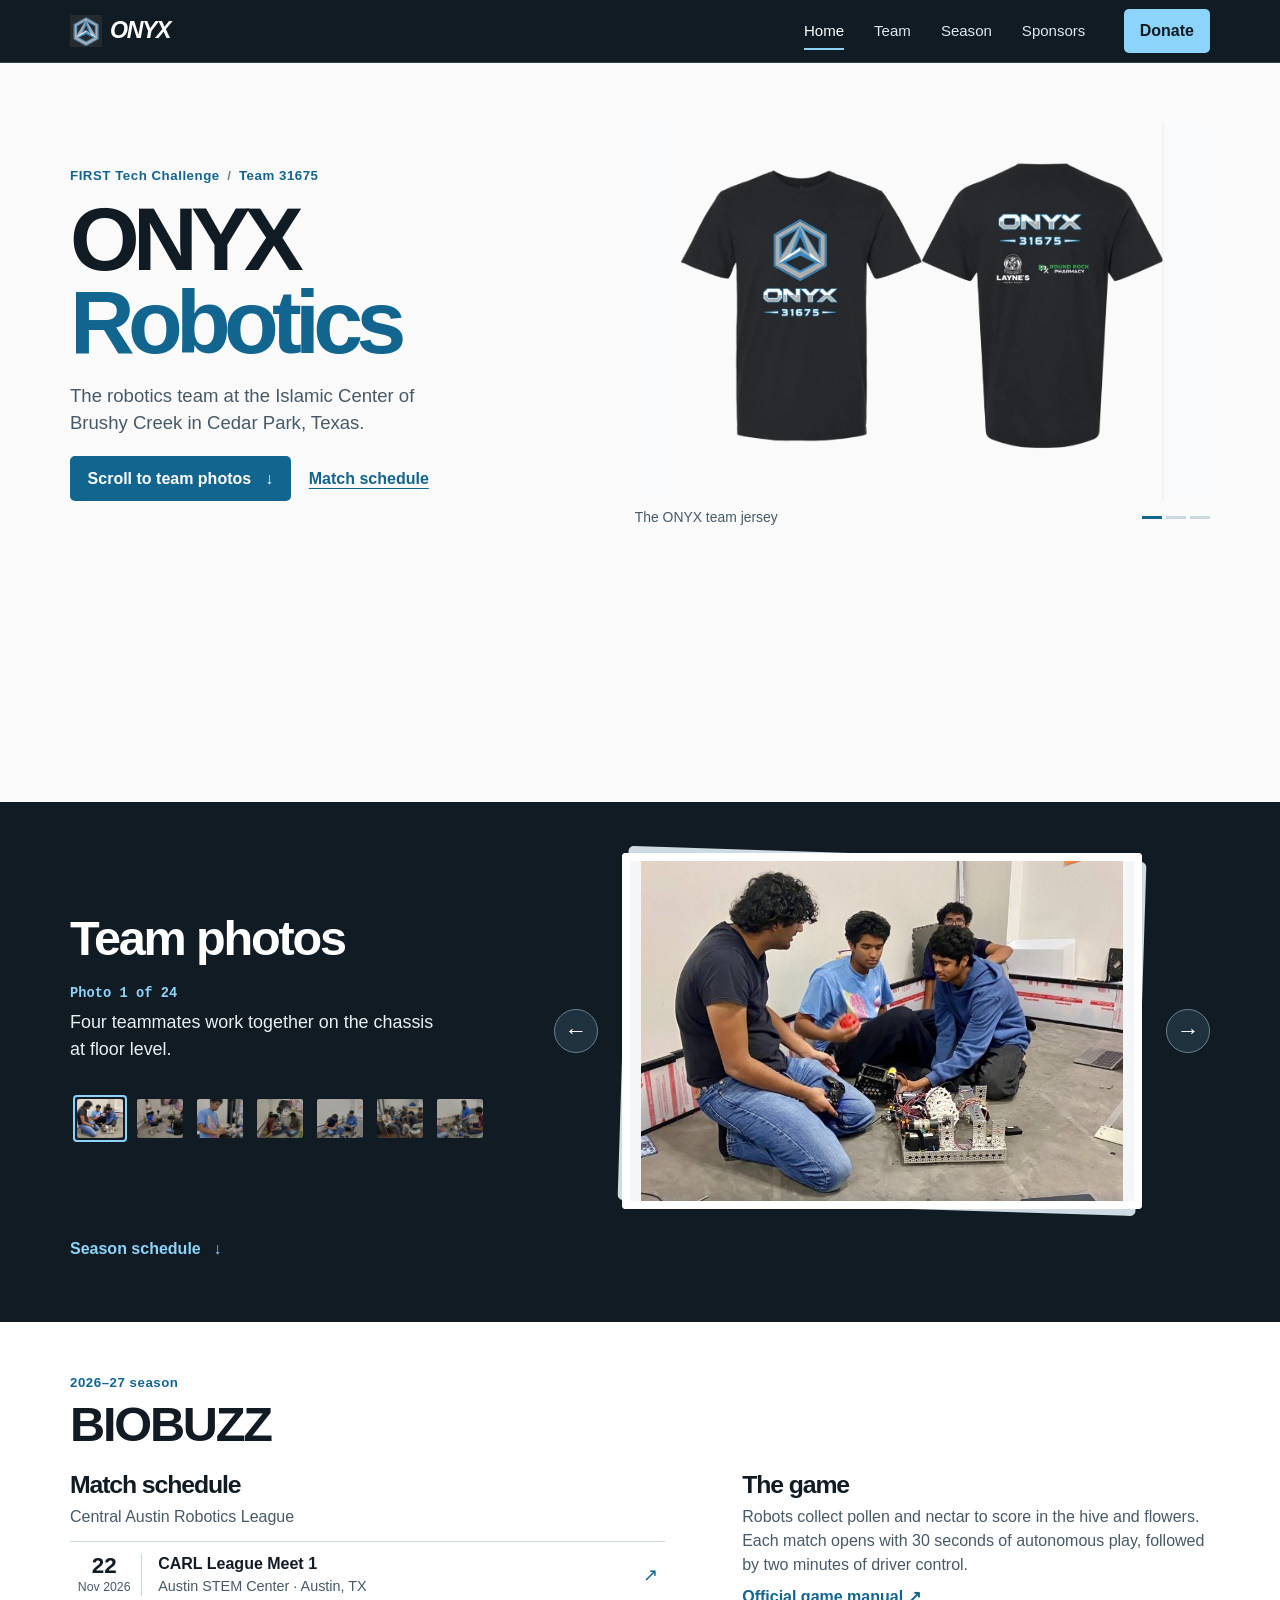
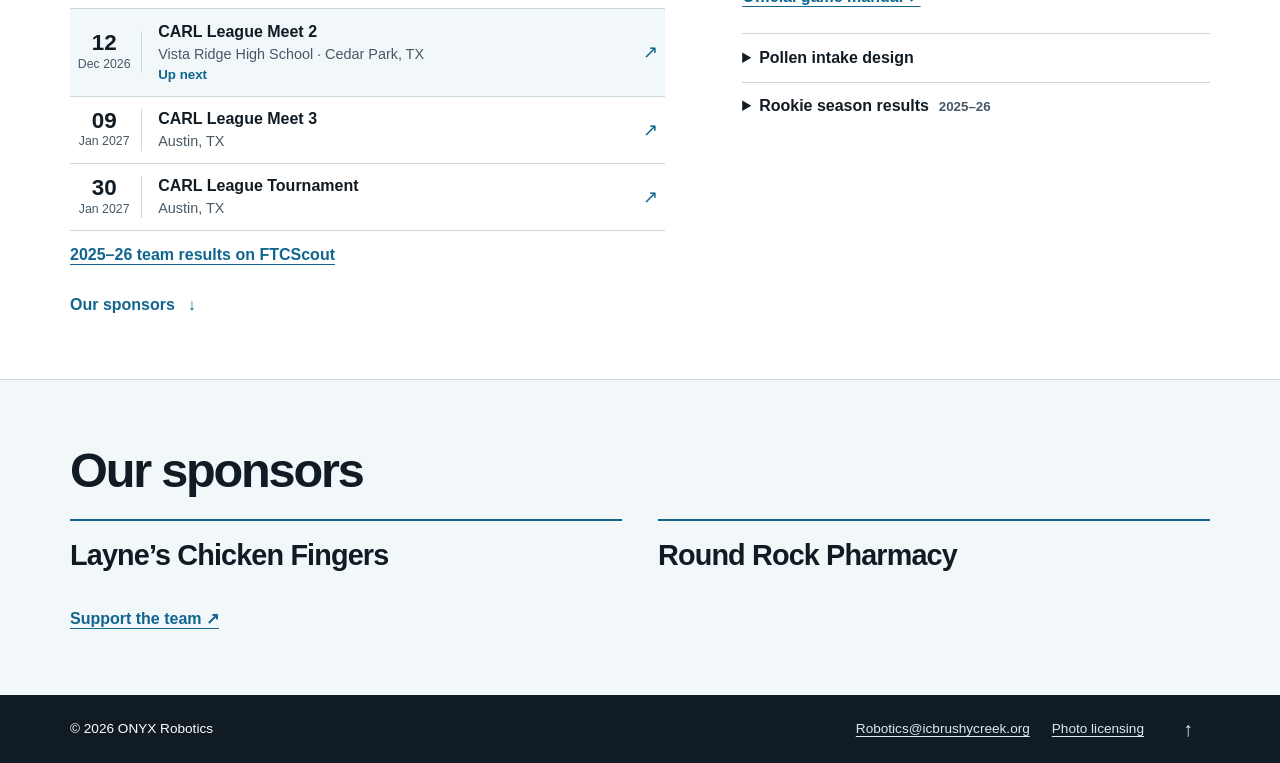
<file: index.html>
<!doctype html>
<html lang="en">
<head>
  <meta charset="utf-8">
  <meta name="viewport" content="width=device-width,initial-scale=1">
  <meta name="theme-color" content="#111b24">
  <title>ONYX Robotics | FTC Team 31675</title>
  <meta name="description" content="Meet ONYX Robotics, FTC Team 31675 in Cedar Park, Texas. Browse practice photos, the BIOBUZZ schedule and team contacts.">
  <meta property="og:title" content="ONYX Robotics | FTC Team 31675">
  <meta property="og:description" content="Practice photos, meet dates and the student robot design from Cedar Park, Texas.">
  <link rel="icon" href="onyx-kit-mark.png">
  <link rel="stylesheet" href="site.css?v=sections3">
  <script defer src="site.js?v=sections3"></script>
</head>
<body>
<a class="skip" href="#main">Skip to content</a>
<header class="masthead">
  <div class="container header-inner">
    <a class="brand" href="#home" aria-label="ONYX Robotics home"><img src="onyx-kit-mark.png" width="36" height="36" alt="">ONYX</a>
    <nav aria-label="Main navigation">
      <a href="#home" aria-current="location">Home</a><a href="#team-photos">Team</a><a href="#season">Season</a><a href="#sponsors">Sponsors</a>
    </nav>
    <a class="donate" href="https://www.zeffy.com/en-US/donation-form/donate-to-icbc-robotica">Donate</a>
  </div>
</header>
<main id="main">
  <section id="home" class="home-sequence" aria-labelledby="home-title">
    <div class="home-pin">
    <div class="container hero">
      <div class="hero-copy">
        <p class="kicker">FIRST Tech Challenge <span aria-hidden="true">/</span> Team 31675</p>
        <h1 id="home-title">ONYX <span>Robotics</span></h1>
        <p class="intro">The robotics team at the Islamic Center of Brushy Creek in Cedar Park, Texas.</p>
        <div class="actions"><a class="primary" href="#team-photos">Scroll to team photos <span aria-hidden="true">↓</span></a><a class="text-link" href="#schedule">Match schedule</a></div>
      </div>
      <figure class="home-story">
        <div class="story-frames">
          <img class="jersey" src="onyx-team-kit.webp" width="1165" height="913" alt="The front and back of the ONYX team jersey." data-caption="The ONYX team jersey" fetchpriority="high">
          <img src="practice-25.jpg" width="490" height="335" alt="Two teammates test a motor beside the robot." data-caption="At the workbench · Testing a motor with code" aria-hidden="true">
          <img src="practice-01.jpg" width="463" height="340" alt="The team watches its robot on the practice field." data-caption="On the field · Checking how the robot drives" aria-hidden="true">
        </div>
        <figcaption><span id="story-caption">The ONYX team jersey</span><span class="story-progress" aria-hidden="true"><i class="active"></i><i></i><i></i></span></figcaption>
      </figure>
    </div>
    </div>
  </section>
  <section id="team-photos" class="photos" aria-labelledby="gallery-heading">
    <div class="container gallery" role="region" aria-label="Practice photo gallery" tabindex="0">
      <div class="gallery-copy">
        <h2 id="gallery-heading">Team photos</h2>
        <div class="current-photo" aria-live="polite" aria-atomic="true">
          <p class="position">Photo <span id="photo-position">1</span> of 24</p>
          <p id="photo-error" role="status" hidden></p>
          <p id="photo-caption">Four teammates work together on the chassis at floor level.</p>
        </div>
      </div>
      <div class="photo-stage">
        <button class="arrow previous" type="button" aria-label="Previous photo" aria-controls="team-photos-track" hidden>←</button>
        <div class="paper">
          <ul id="team-photos-track" class="slides" aria-label="Practice photos" tabindex="0">
                <li><img src="practice-27.jpg" width="482" height="340" alt="Four teammates work together on the chassis at floor level." loading="eager" decoding="async"></li>
                <li><img src="practice-01.jpg" width="463" height="340" alt="The team watches its robot on the practice field." loading="lazy" decoding="async"></li>
                <li><img src="practice-26.jpg" width="353" height="451" alt="A teammate fits a part to a black metal mechanism at the workbench." loading="lazy" decoding="async"></li>
                <li><img src="practice-21.jpg" width="488" height="341" alt="Two teammates sit beside the robot under the red and blue baskets." loading="lazy" decoding="async"></li>
                <li><img src="practice-25.jpg" width="490" height="335" alt="Two teammates test a motor with a laptop beside the robot." loading="lazy" decoding="async"></li>
                <li><img src="practice-02.jpg" width="448" height="335" alt="A teammate pauses at a laptop while the group talks." loading="lazy" decoding="async"></li>
                <li><img src="practice-18.jpg" width="447" height="332" alt="A mentor holds a mechanism beside the student at the laptop." loading="lazy" decoding="async"></li>
                <li><img src="practice-24.jpg" width="489" height="340" alt="A teammate kneels over the chassis holding a wired mechanism." loading="lazy" decoding="async"></li>
                <li><img src="practice-08.jpg" width="482" height="341" alt="A standing teammate holds a yellow part while another works on a laptop." loading="lazy" decoding="async"></li>
                <li><img src="practice-20.jpg" width="447" height="338" alt="A teammate points across the field beside an open laptop." loading="lazy" decoding="async"></li>
                <li><img src="practice-07.jpg" width="482" height="339" alt="The robot sits in the middle of the workshop circle." loading="lazy" decoding="async"></li>
                <li><img src="practice-19.jpg" width="481" height="341" alt="Four teammates sit on the practice field near a scoring target." loading="lazy" decoding="async"></li>
                <li><img src="practice-17.jpg" width="480" height="340" alt="Two people sit at the field wall with a laptop and game pieces." loading="lazy" decoding="async"></li>
                <li><img src="practice-05.jpg" width="452" height="340" alt="A teammate leans over the robot while two laptops are open." loading="lazy" decoding="async"></li>
                <li><img src="practice-22.jpg" width="488" height="341" alt="A student gestures toward the robot while talking to a teammate." loading="lazy" decoding="async"></li>
                <li><img src="practice-03.jpg" width="477" height="341" alt="A student types on a laptop in the workshop circle." loading="lazy" decoding="async"></li>
                <li><img src="practice-16.jpg" width="481" height="311" alt="A mentor holds a yellow game piece next to the robot." loading="lazy" decoding="async"></li>
                <li><img src="practice-23.jpg" width="447" height="258" alt="The group leans in to look at the chassis on the field." loading="lazy" decoding="async"></li>
                <li><img src="practice-06.jpg" width="479" height="305" alt="Students gather around the robot between workbenches." loading="lazy" decoding="async"></li>
                <li><img src="practice-11.jpg" width="480" height="340" alt="A teammate holds up a yellow game piece." loading="lazy" decoding="async"></li>
                <li><img src="practice-09.jpg" width="482" height="292" alt="Two teammates pass a part across the circle." loading="lazy" decoding="async"></li>
                <li><img src="practice-15.jpg" width="484" height="335" alt="The team gathers around the chassis and a roll of tape." loading="lazy" decoding="async"></li>
                <li><img src="practice-04.jpg" width="481" height="340" alt="The team sits together between the workshop benches." loading="lazy" decoding="async"></li>
                <li><img src="practice-12.jpg" width="445" height="324" alt="The group looks toward a laptop beside the robot." loading="lazy" decoding="async"></li>
          </ul>
        </div>
        <button class="arrow next" type="button" aria-label="Next photo" aria-controls="team-photos-track" hidden>→</button>
      </div>
      <div class="thumbs" aria-label="Choose a practice photo" role="group" hidden></div>
      <a class="section-next" href="#season">Season schedule <span aria-hidden="true">&darr;</span></a>
    </div>
  </section>
  <section id="season" aria-labelledby="season-title">
    <div class="container season-inner">
      <header class="section-heading"><p class="kicker">2026–27 season</p><h2 id="season-title">BIOBUZZ</h2></header>
      <div class="season-grid">
        <div id="schedule"><h3>Match schedule</h3>
          <p class="sub">Central Austin Robotics League</p>
          <ul class="events">
            <li><a href="https://ftc-events.firstinspires.org/2026/USTXCECAM1">
              <time datetime="2026-11-22"><b>22</b><span>Nov 2026</span></time>
              <span class="event-copy"><strong>CARL League Meet 1</strong><span>Austin STEM Center · Austin, TX</span></span>
              <span class="event-arrow" aria-hidden="true">↗</span>
            </a></li>
            <li><a href="https://ftc-events.firstinspires.org/2026/USTXCECAM2">
              <time datetime="2026-12-12"><b>12</b><span>Dec 2026</span></time>
              <span class="event-copy"><strong>CARL League Meet 2</strong><span>Vista Ridge High School · Cedar Park, TX</span></span>
              <span class="event-arrow" aria-hidden="true">↗</span>
            </a></li>
            <li><a href="https://ftc-events.firstinspires.org/2026/USTXCECAM3">
              <time datetime="2027-01-09"><b>09</b><span>Jan 2027</span></time>
              <span class="event-copy"><strong>CARL League Meet 3</strong><span>Austin, TX</span></span>
              <span class="event-arrow" aria-hidden="true">↗</span>
            </a></li>
            <li><a href="https://ftc-events.firstinspires.org/2026/USTXCECALT1">
              <time datetime="2027-01-30"><b>30</b><span>Jan 2027</span></time>
              <span class="event-copy"><strong>CARL League Tournament</strong><span>Austin, TX</span></span>
              <span class="event-arrow" aria-hidden="true">↗</span>
            </a></li>
          </ul>
          <a class="text-link" href="https://ftcscout.org/teams/31675?season=2025">2025–26 team results on FTCScout</a>
        </div>
        <div class="season-notes">
          <h3>The game</h3>
          <p>Robots collect pollen and nectar to score in the hive and flowers. Each match opens with 30 seconds of autonomous play, followed by two minutes of driver control.</p>
          <a class="text-link" href="https://ftc-resources.firstinspires.org/ftc/game">Official game manual ↗</a>
          <details id="intake"><summary>Pollen intake design</summary><p>Our student-designed Onshape intake fits inside an 18-inch cube. A ramp guides each ball to two flex wheels, which draw it over a lip into the bin. The lip keeps the ball from rolling out.</p></details>
          <details id="rookie-season"><summary>Rookie season results <small>2025–26</small></summary>
            <p>We competed in DECODE as ICBC-Qur’antum Mechanics.</p>
            <dl class="details">
      <div><dt>Sustain Award</dt><dd>Central X-Stream League Tournament · January 2026</dd></div>
      <div><dt>Compass Award</dt><dd>Central Texas Regional Championship · March 2026</dd></div>
      <div><dt>3rd of 24 teams</dt><dd>Aero Division qualifications at the regional championship · March 2026</dd></div>
    </dl>
            <a class="text-link" href="https://ftcscout.org/teams/31675?season=2025">View rookie results on FTCScout</a>
          </details>
        </div>
      </div>
      <a class="section-next" href="#sponsors">Our sponsors <span aria-hidden="true">&darr;</span></a>
    </div>
  </section>
  <section id="sponsors" aria-labelledby="sponsor-title">
    <div class="container sponsor-inner">
      <h2 id="sponsor-title">Our sponsors</h2>
      <ul class="sponsor-list">
        <li>Layne&rsquo;s Chicken Fingers</li>
        <li>Round Rock Pharmacy</li>
      </ul>
      <a class="text-link" id="support" href="https://www.zeffy.com/en-US/donation-form/donate-to-icbc-robotica">Support the team &nearr;</a>
    </div>
  </section>
</main>
<footer id="contact">
  <div class="container footer-strip">
    <small>&copy; 2026 ONYX Robotics</small>
    <a href="mailto:Robotics@icbrushycreek.org">Robotics@icbrushycreek.org</a>
    <a href="mailto:Robotics@icbrushycreek.org?subject=ONYX%20photo%20permissions">Photo licensing</a>
    <a href="#home" class="to-top" aria-label="Back to top">&uarr;</a>
  </div>
</footer>
</body>
</html>
</file>
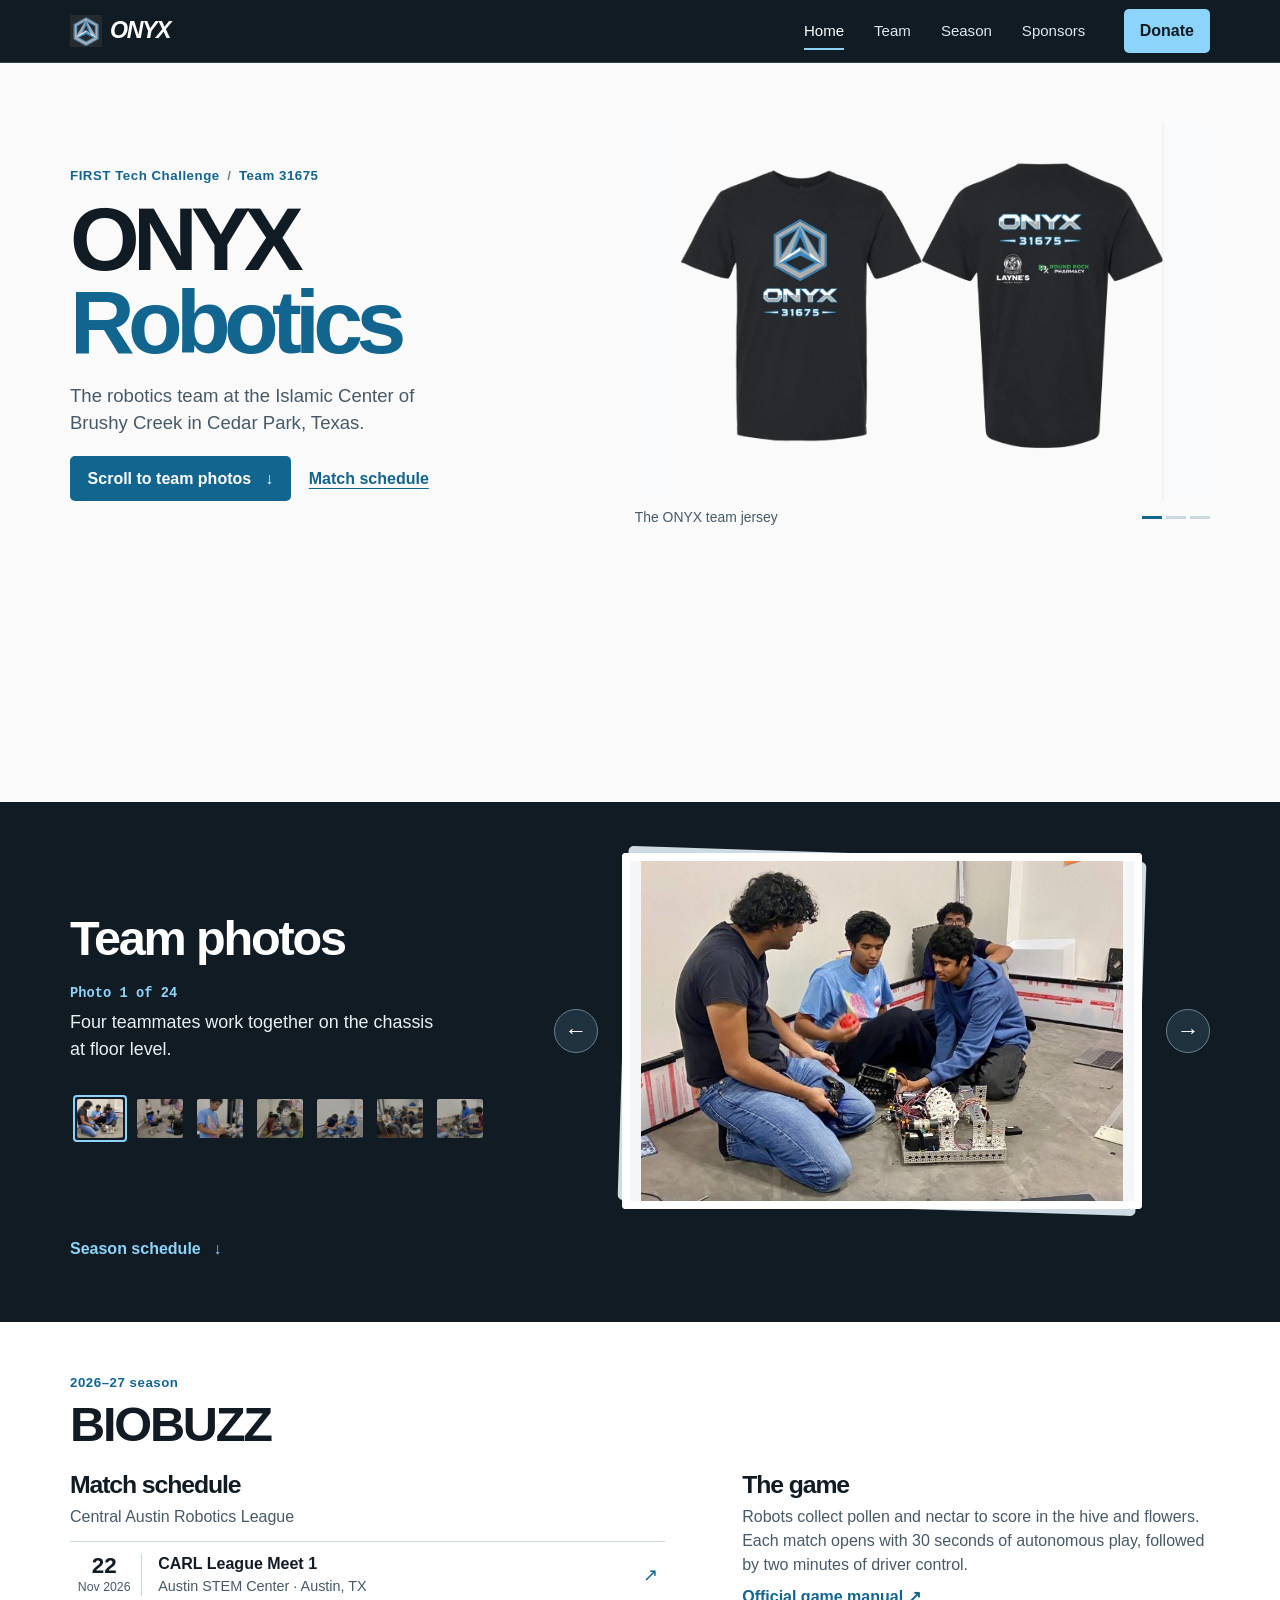
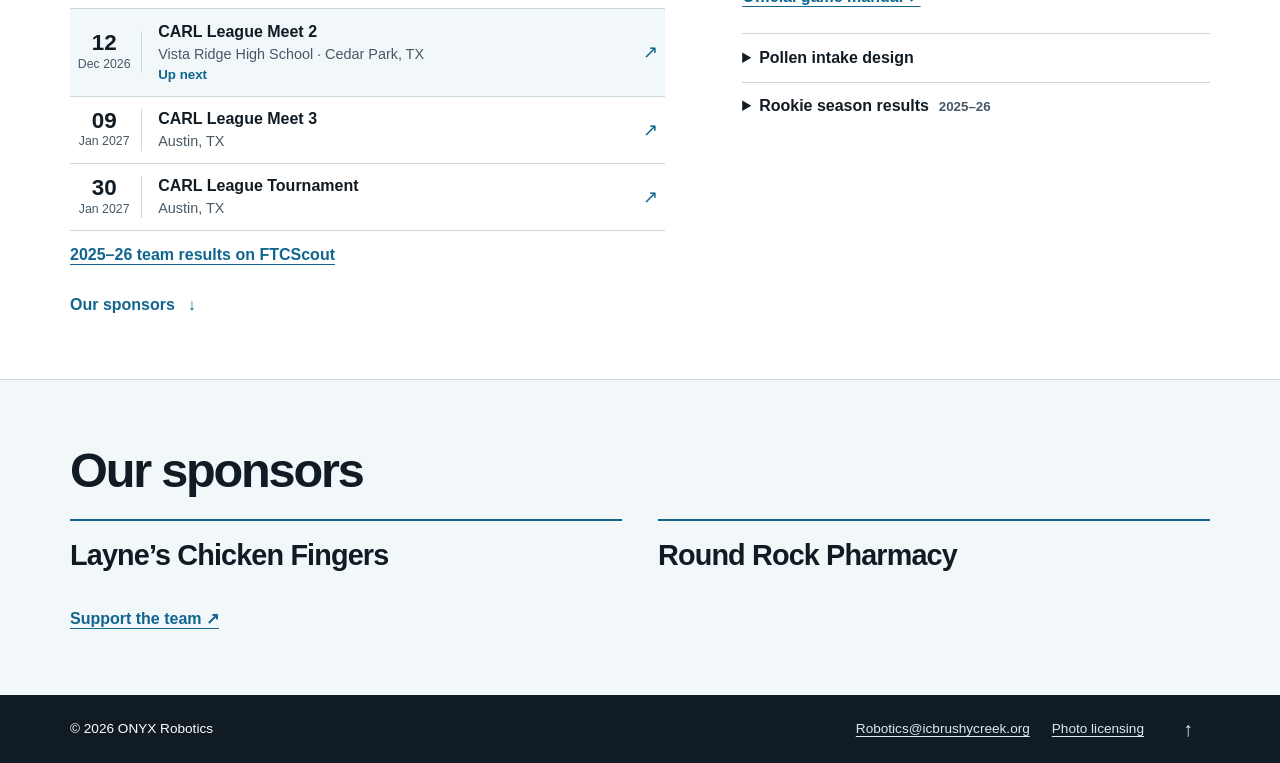
<file: contact.html>
<!doctype html>
<html lang="en"><head><meta charset="utf-8"><meta name="viewport" content="width=device-width, initial-scale=1">
<title>Contact | ONYX Robotics</title><link rel="canonical" href="index.html#contact">
<script>
const anchors = {"#schedule":"schedule","#intake":"intake","#support":"support","#history-heading":"rookie-season","#rookie-season":"rookie-season","#team-photos":"team-photos","#pit-thoughts":"team-photos"};
location.replace("index.html#" + (anchors[location.hash] || "contact"));
</script>
<noscript><meta http-equiv="refresh" content="0;url=index.html#contact"></noscript></head>
<body><a href="index.html#contact">Contact at ONYX Robotics</a></body></html>
</file>
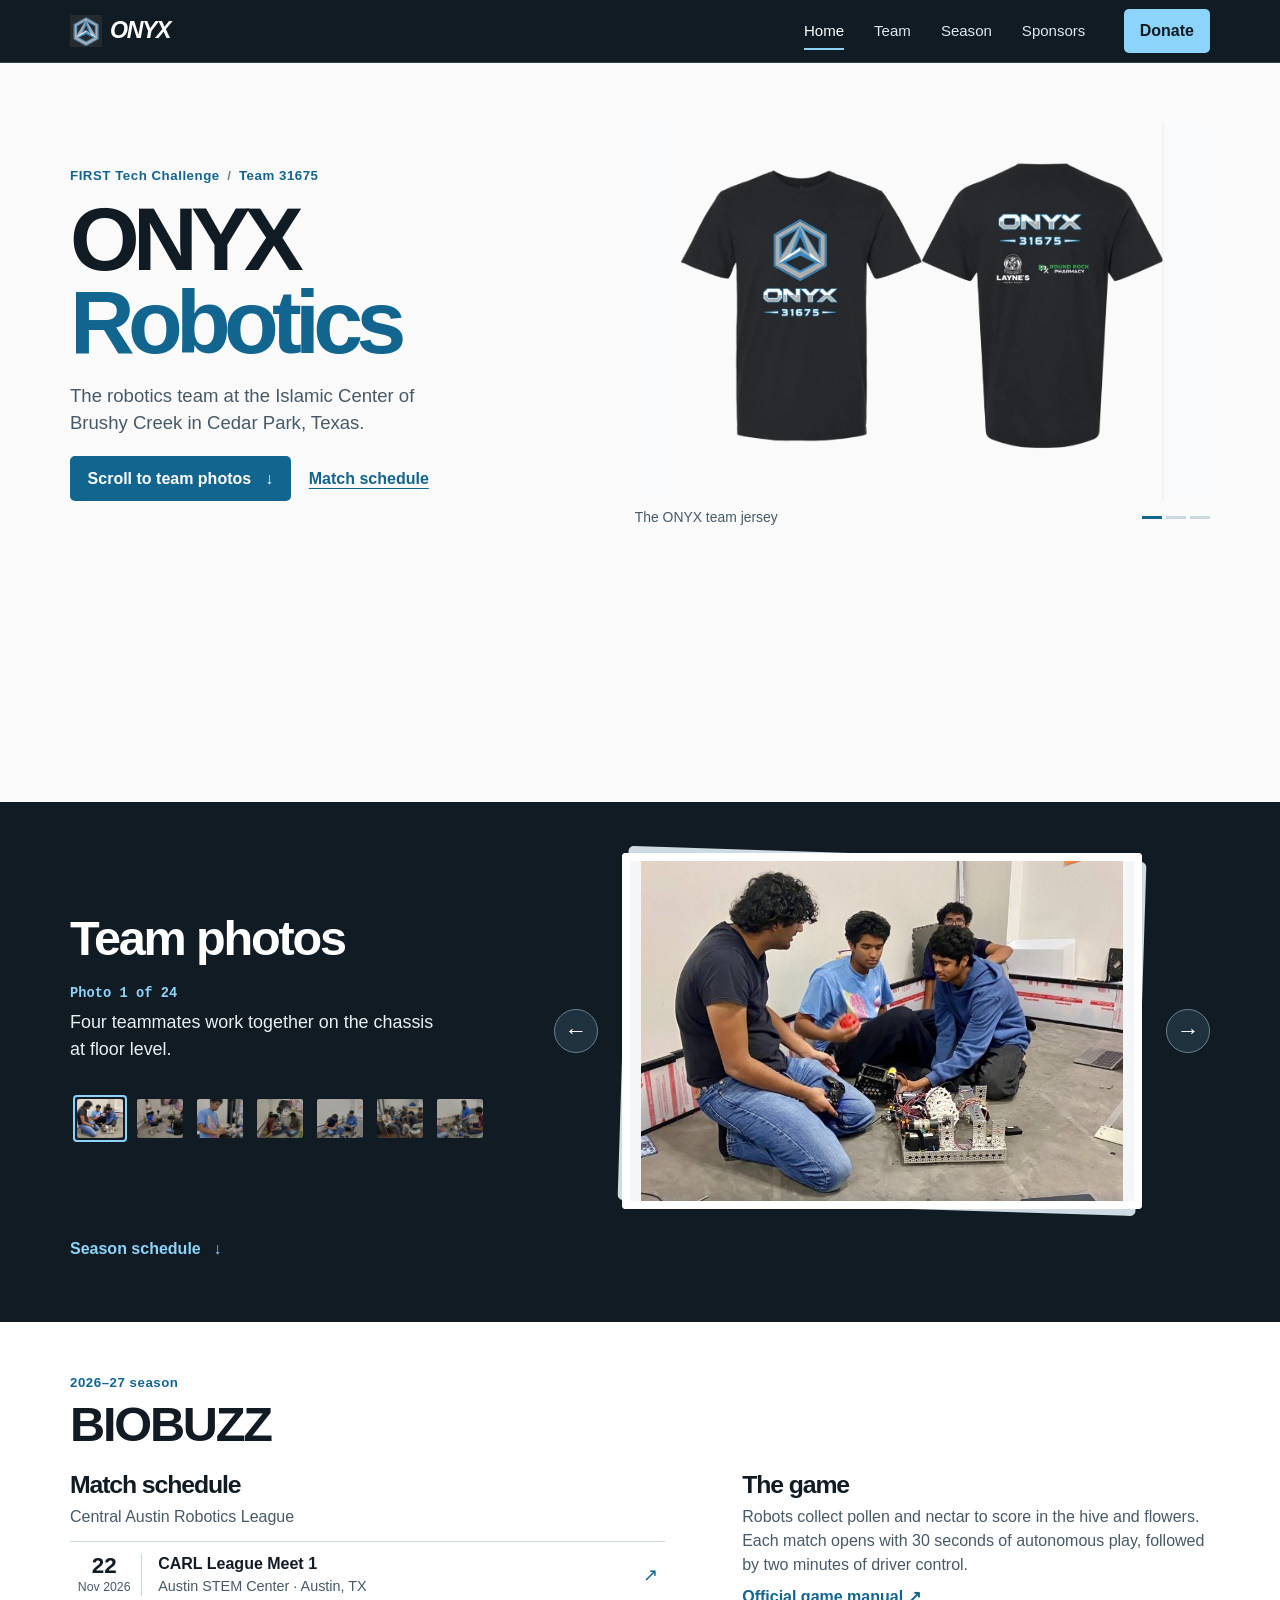
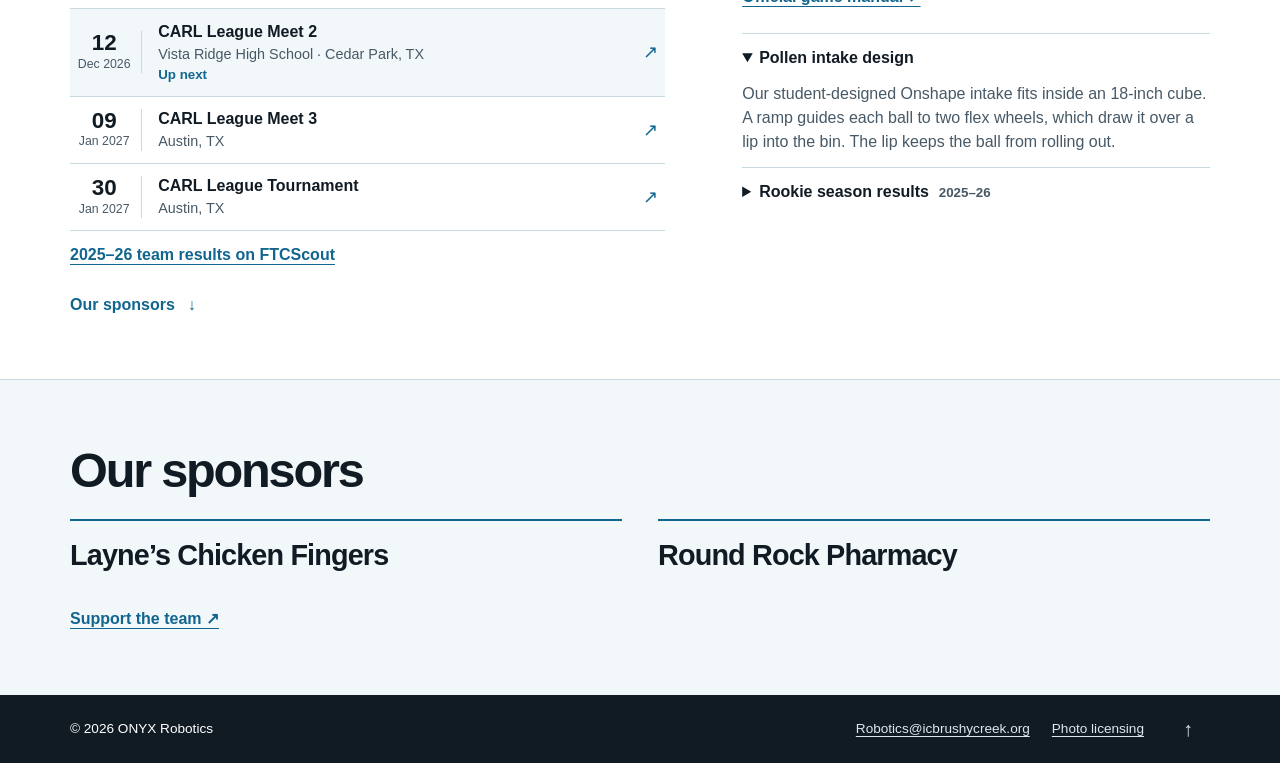
<file: engineering.html>
<!doctype html>
<html lang="en"><head><meta charset="utf-8"><meta name="viewport" content="width=device-width, initial-scale=1">
<title>Pollen intake design | ONYX Robotics</title><link rel="canonical" href="index.html#intake">
<script>
const anchors = {"#schedule":"schedule","#intake":"intake","#support":"support","#history-heading":"rookie-season","#rookie-season":"rookie-season","#team-photos":"team-photos","#pit-thoughts":"team-photos"};
location.replace("index.html#" + (anchors[location.hash] || "intake"));
</script>
<noscript><meta http-equiv="refresh" content="0;url=index.html#intake"></noscript></head>
<body><a href="index.html#intake">Pollen intake design at ONYX Robotics</a></body></html>
</file>
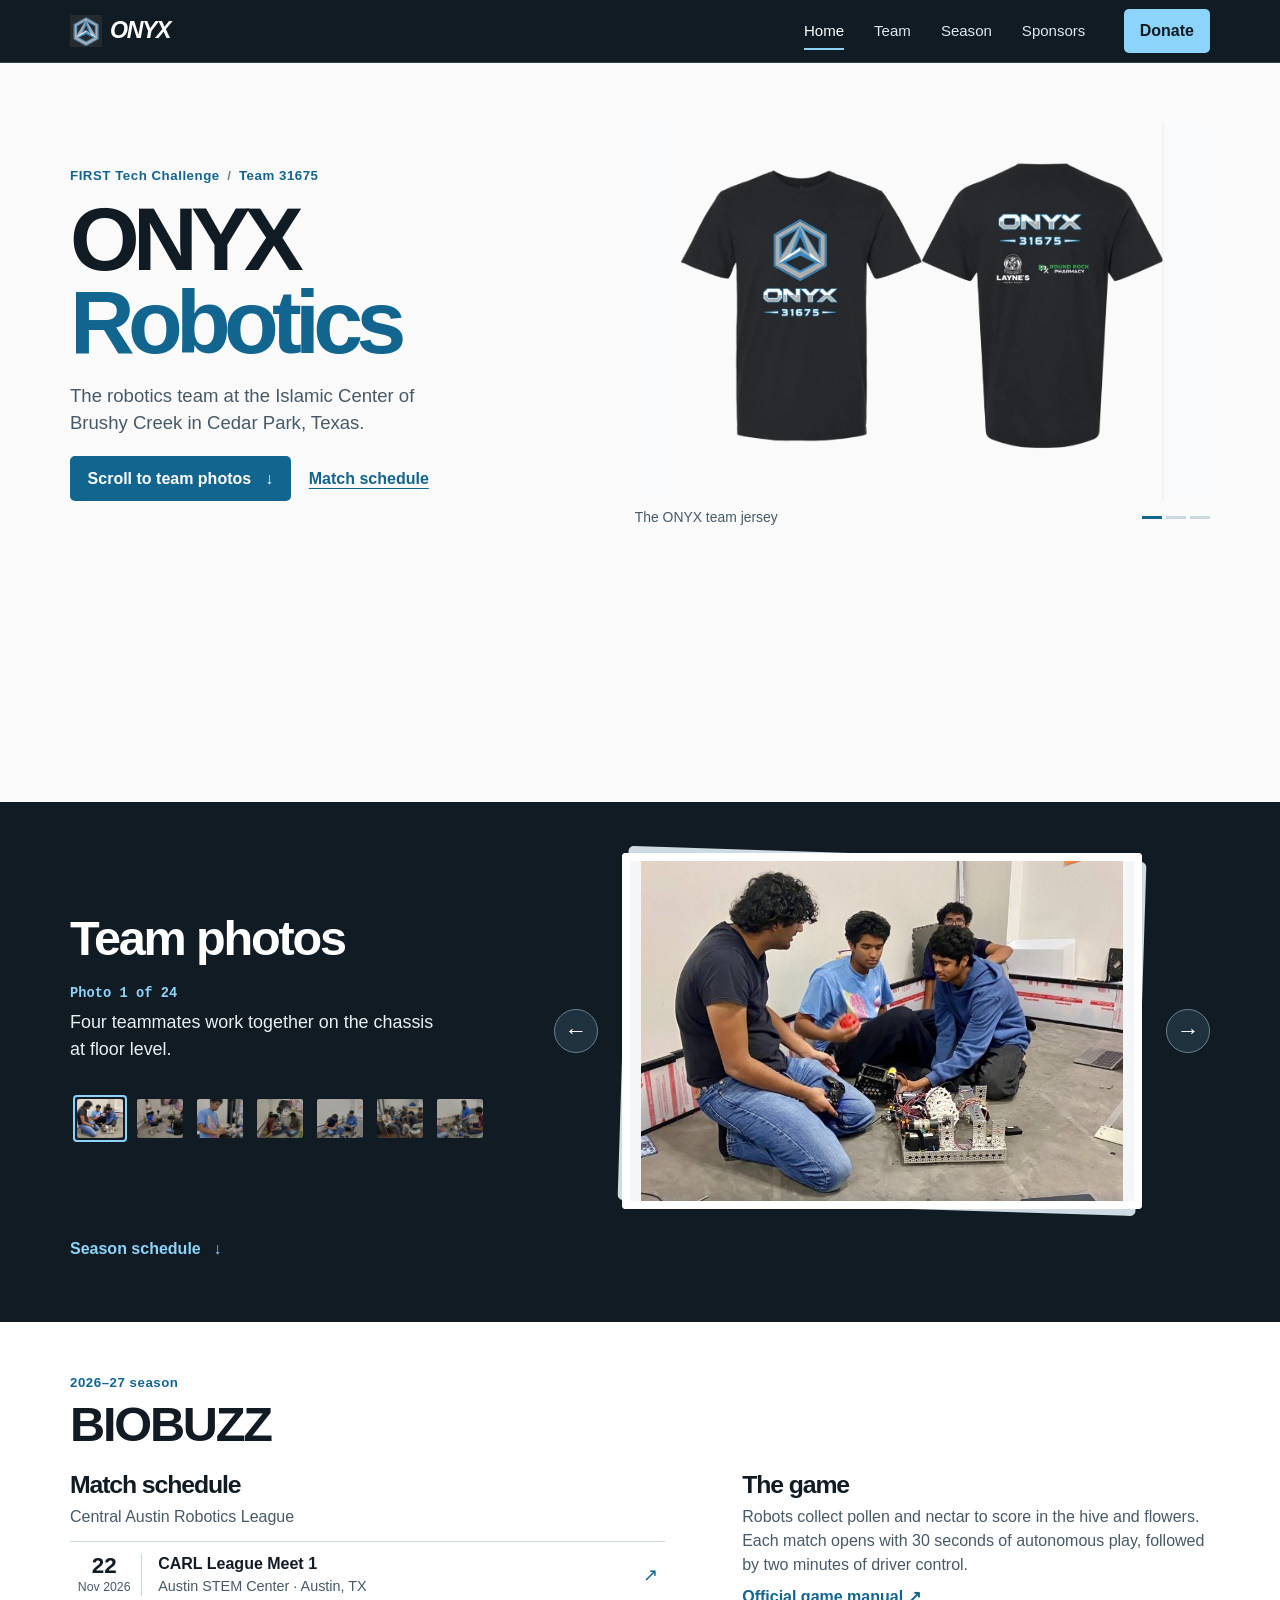
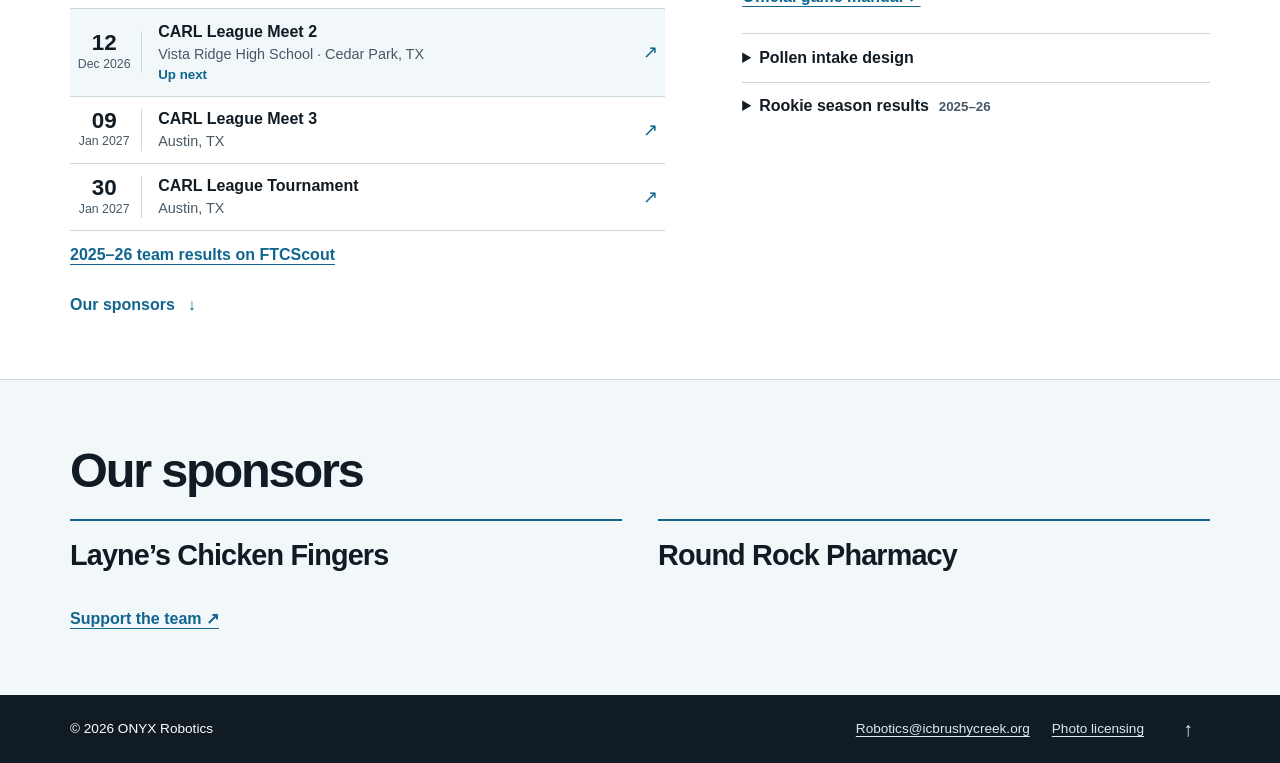
<file: season.html>
<!doctype html>
<html lang="en"><head><meta charset="utf-8"><meta name="viewport" content="width=device-width, initial-scale=1">
<title>Season | ONYX Robotics</title><link rel="canonical" href="index.html#season">
<script>
const anchors = {"#schedule":"schedule","#intake":"intake","#support":"support","#history-heading":"rookie-season","#rookie-season":"rookie-season","#team-photos":"team-photos","#pit-thoughts":"team-photos"};
location.replace("index.html#" + (anchors[location.hash] || "season"));
</script>
<noscript><meta http-equiv="refresh" content="0;url=index.html#season"></noscript></head>
<body><a href="index.html#season">Season at ONYX Robotics</a></body></html>
</file>
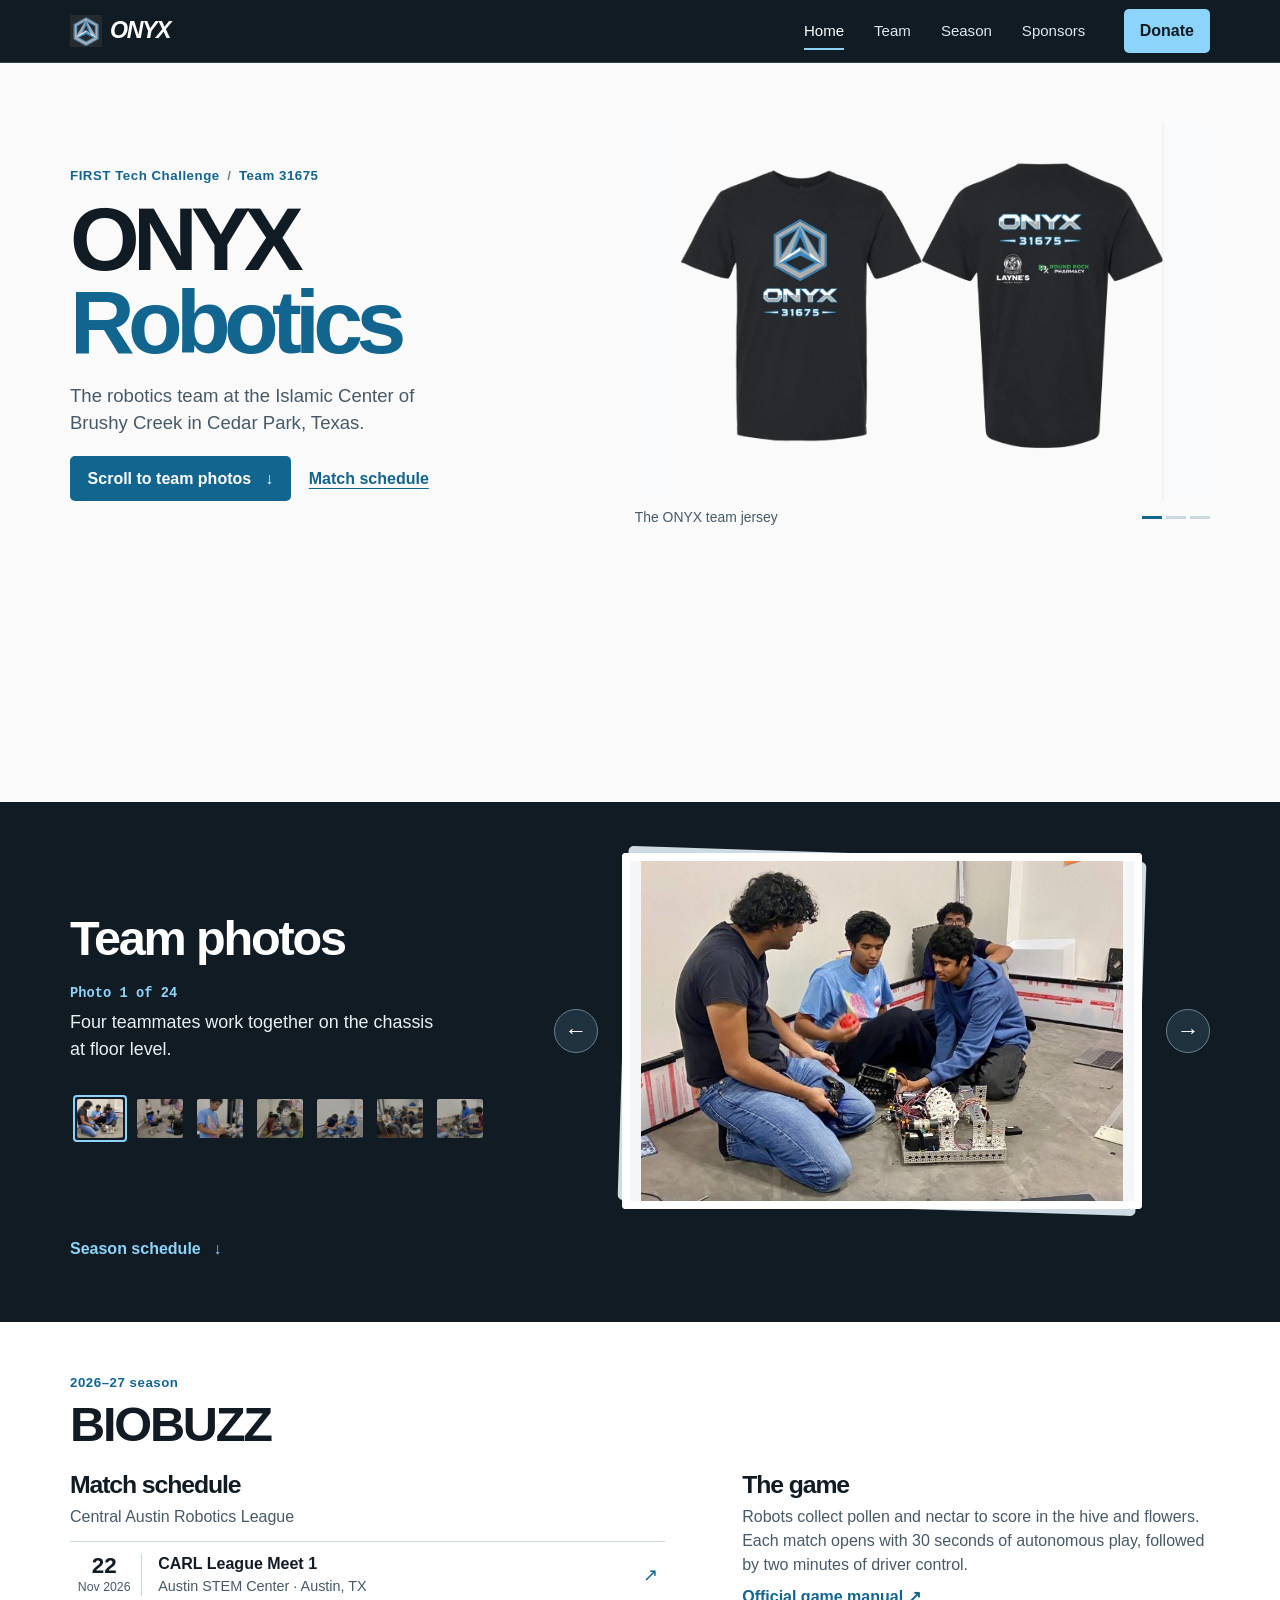
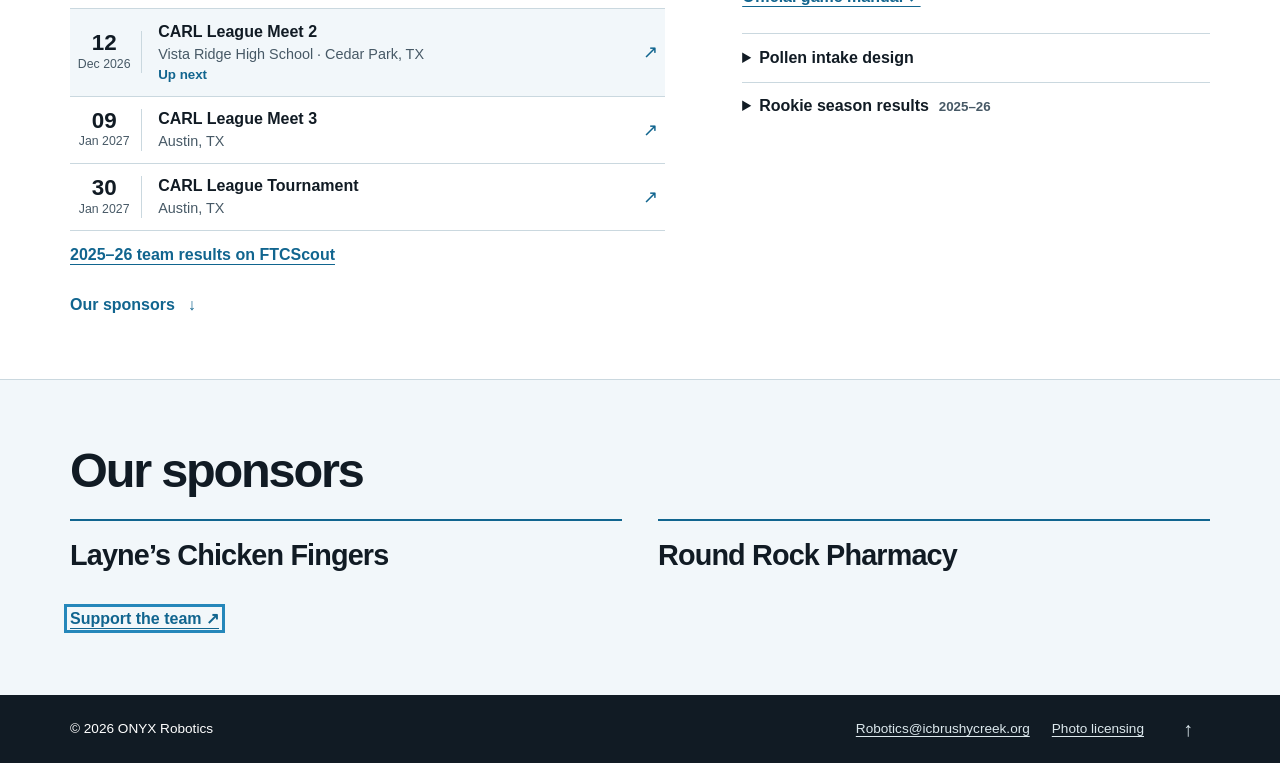
<file: support.html>
<!doctype html>
<html lang="en"><head><meta charset="utf-8"><meta name="viewport" content="width=device-width, initial-scale=1">
<title>Team fundraiser | ONYX Robotics</title><link rel="canonical" href="index.html#support">
<script>
const anchors = {"#schedule":"schedule","#intake":"intake","#support":"support","#history-heading":"rookie-season","#rookie-season":"rookie-season","#team-photos":"team-photos","#pit-thoughts":"team-photos"};
location.replace("index.html#" + (anchors[location.hash] || "support"));
</script>
<noscript><meta http-equiv="refresh" content="0;url=index.html#support"></noscript></head>
<body><a href="index.html#support">Team fundraiser at ONYX Robotics</a></body></html>
</file>
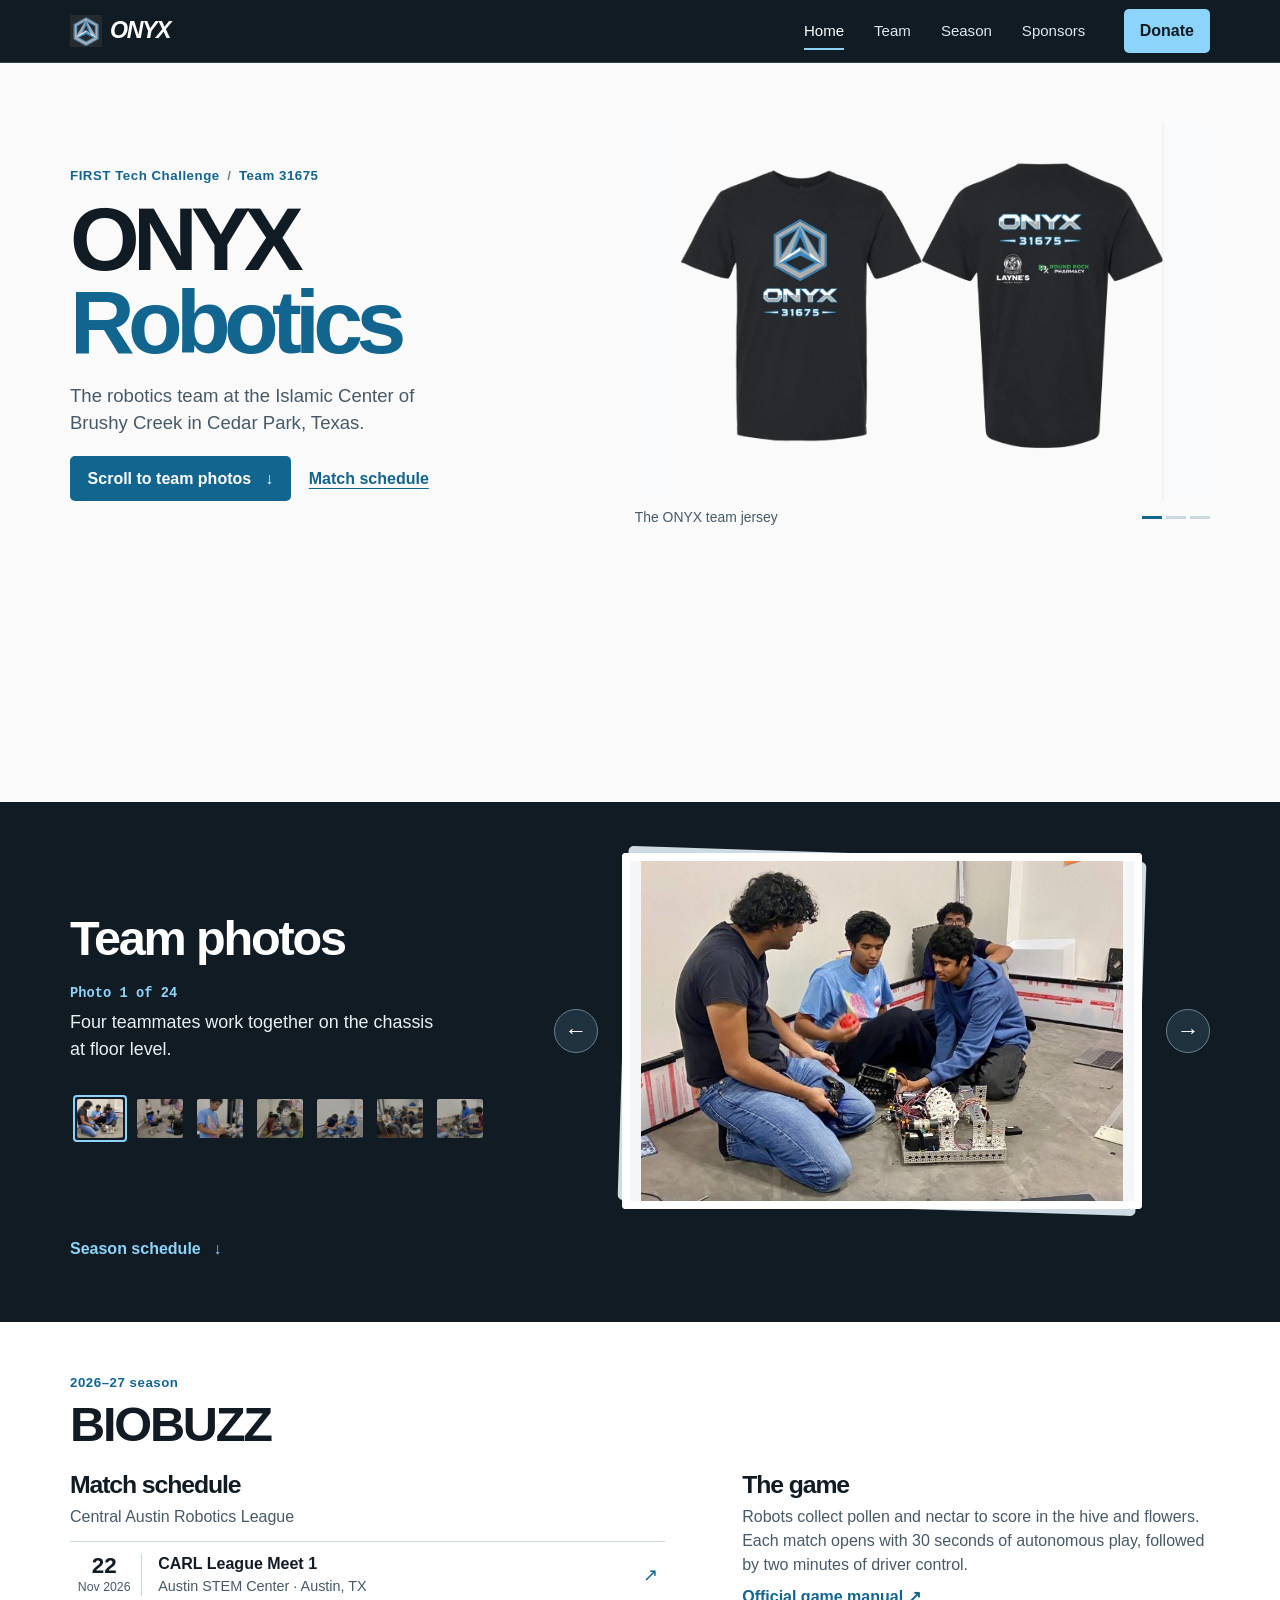
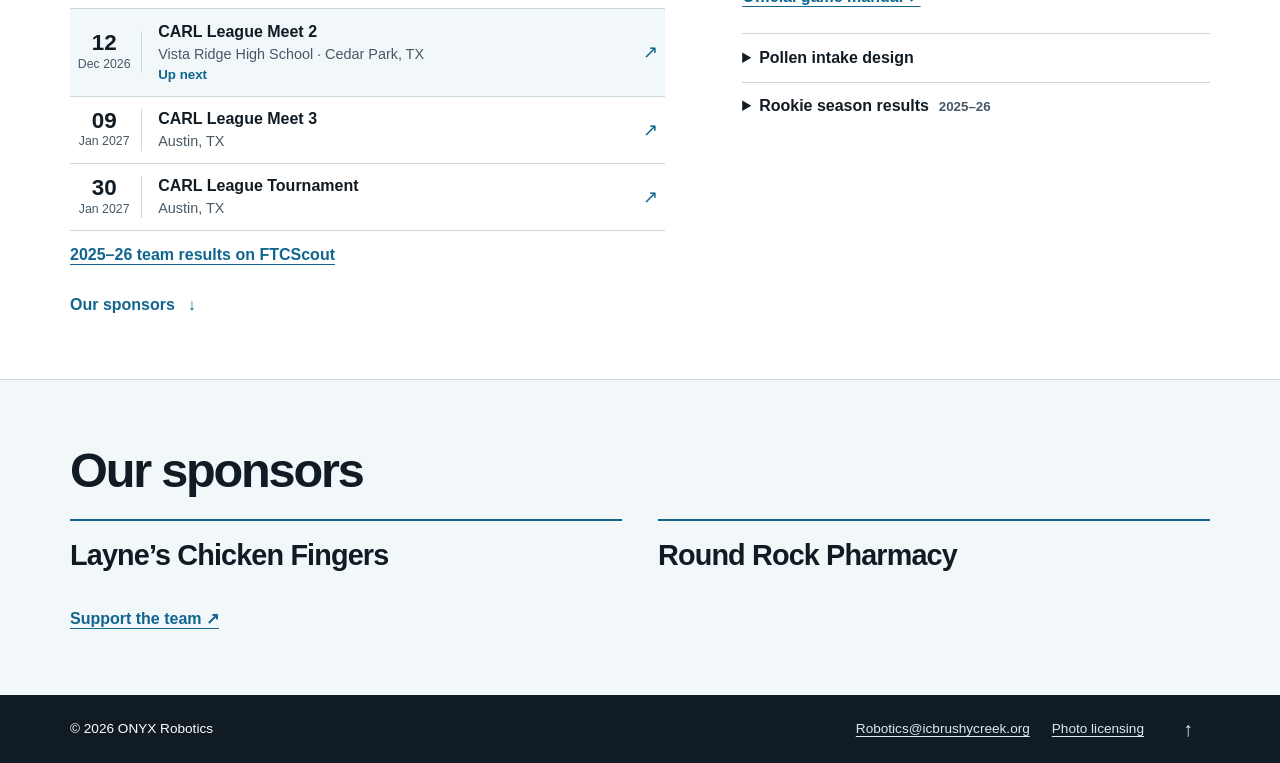
<file: team.html>
<!doctype html>
<html lang="en"><head><meta charset="utf-8"><meta name="viewport" content="width=device-width, initial-scale=1">
<title>Team photos | ONYX Robotics</title><link rel="canonical" href="index.html#team-photos">
<script>
const anchors = {"#schedule":"schedule","#intake":"intake","#support":"support","#history-heading":"rookie-season","#rookie-season":"rookie-season","#team-photos":"team-photos","#pit-thoughts":"team-photos"};
location.replace("index.html#" + (anchors[location.hash] || "team-photos"));
</script>
<noscript><meta http-equiv="refresh" content="0;url=index.html#team-photos"></noscript></head>
<body><a href="index.html#team-photos">Team photos at ONYX Robotics</a></body></html>
</file>
<file: site.css>
:root {
  --ink: #111b24;
  --muted: #475966;
  --blue: #11658f;
  --sky: #8cd4fa;
  --line: #cad8df;
  --white: #fff;
  --ice: #f2f7fa;
  color-scheme: light;
  font: 100%/1.5 Inter, "Segoe UI", Arial, sans-serif;
  scroll-padding-top: 76px;
}
* { box-sizing: border-box; }
body { margin: 0; color: var(--ink); background: #fafafa; }
h1,h2,h3,p,dl,dd,ul { margin: 0; }
a { color: var(--blue); text-underline-offset: .24em; }
button,a { font: inherit; }
button,summary { cursor: pointer; }
img { display: block; max-width: 100%; }
[hidden] { display:none !important; }
:focus-visible { outline: 3px solid #2587ba; outline-offset: 3px; }
.container { width: min(1140px, calc(100% - clamp(32px,8vw,112px))); margin-inline: auto; }
.skip { position:fixed; left:10px; top:-6rem; background:white; z-index:20; padding:.6rem 1rem; }
.skip:focus { top:8px; }
.masthead { position:sticky; top:0; z-index:10; color:white; background:var(--ink); border-bottom:1px solid #304453; }
.header-inner,.brand,nav,.actions { display:flex; align-items:center; }
.header-inner { gap:clamp(14px,3vw,40px); min-height:62px; }
.brand { gap:8px; margin-right:auto; color:white; font:italic 900 1.45rem/1 "Arial Black",Arial,sans-serif; letter-spacing:-.06em; text-decoration:none; }
.brand img { width:32px;height:32px; }
nav { gap:clamp(12px,2.4vw,30px); }
nav a { position:relative; display:grid; align-items:center; min-height:44px; color:#dce8ed; font-size:.94rem; text-decoration:none; }
nav a[aria-current],nav a:hover { color:white; }
nav a[aria-current]::after { content:""; position:absolute; bottom:3px; left:0; right:0; height:2px; background:var(--sky); }
.donate,.primary { display:inline-flex; align-items:center; justify-content:center; min-height:44px; border-radius:5px; text-decoration:none; font-weight:700; }
.donate { padding:.45rem 1rem; background:var(--sky); color:var(--ink); }
.donate:hover { background:#bde7ff; }
.primary { gap:14px; background:var(--blue); color:white; padding:.65rem 1.1rem; }
.primary:hover { background:#0b5278; }
.text-link { font-weight:650; }
.hero { display:grid; grid-template-columns:1fr 1.12fr; align-items:center; gap:clamp(24px,4vw,60px); padding-block:clamp(24px,4.6vw,64px); }
.kicker { color:var(--blue); font-size:.83rem; font-weight:750; letter-spacing:.04em; }
.kicker span { padding-inline:.25em; color:#6a8594; }
h1,h2,h3 { line-height:1.08; letter-spacing:-.045em; }
h1 { font:900 clamp(3.8rem,7vw,6.8rem)/.93 "Arial Black","Segoe UI",Arial,sans-serif; letter-spacing:-.075em; margin:.14em 0 .19em; }
h1 span { display:block; color:var(--blue); }
h2 { font-size:clamp(2rem,3.8vw,3.25rem); font-weight:750; }
h3 { font-size:clamp(1.2rem,2vw,1.55rem); }
.intro { max-width:38ch; color:var(--muted); font-size:clamp(1rem,1.45vw,1.17rem); }
.actions { flex-wrap:wrap; gap:18px; margin-top:1.2rem; }
.jersey { width:100%; height:auto; }
.photos { color:white; background:var(--ink); }
.gallery { display:grid; grid-template-columns:minmax(0,.78fr) minmax(0,1.22fr); grid-template-rows:auto auto; align-items:end; column-gap:clamp(26px,5vw,76px); row-gap:18px; padding-block:clamp(28px,4vw,54px); }
.gallery-copy { align-self:end; }
.position { color:var(--sky); font:600 .86rem/1.4 ui-monospace,Consolas,monospace; margin-top:1.2rem; }
#photo-caption { font-size:clamp(1rem,1.4vw,1.18rem); color:#e8eff2; margin-top:.4rem; max-width:37ch; }
.photo-stage { grid-area:1 / 2 / span 2; display:grid; grid-template-columns:44px minmax(0,1fr) 44px; align-items:center; gap:clamp(6px,1.4vw,16px); align-self:center; }
.paper { position:relative; grid-column:2; min-width:0; isolation:isolate; }
.paper::after { content:""; position:absolute; inset:1px; z-index:-1; background:#cedbe3; transform:rotate(1.8deg); border-radius:5px; }
.slides { display:flex; overflow-x:auto; padding:0; list-style:none; scroll-snap-type:x mandatory; border-radius:4px; }
.slides li { flex:0 0 100%; min-width:0; padding:8px; background:white; scroll-snap-align:center; }
.slides img { width:100%; height:auto; aspect-ratio:1.46; max-height:330px; object-fit:scale-down; background:#edf1f2; }
.gallery.ready .slides { position:relative;display:block;aspect-ratio:1.46;overflow:hidden;scroll-snap-type:none;touch-action:pan-y pinch-zoom;background:#f4f6f7; }
.gallery.ready .slides li { position:absolute;inset:0;display:grid;padding:clamp(5px,.65vw,8px);background:white; }
.gallery.ready .slides li.turning-in { z-index:1; }
.gallery.ready .slides img { width:100%;height:100%;min-height:0;max-height:none;aspect-ratio:auto;object-fit:scale-down;background:#f4f6f7; }
.paper { width:100%;max-width:520px;justify-self:center; }
.thumbs { overscroll-behavior-x:contain; }
#photo-error { color:var(--sky);font-size:.9rem; }
.arrow { grid-row:1; width:44px; height:44px; background:#20313e; border:1px solid #698090; color:white; border-radius:50%; font-size:1.4rem; }
.arrow:hover,.arrow:focus-visible { color:var(--ink); background:var(--sky); }
.previous { grid-column:1; }.next { grid-column:3; }
.thumbs { display:flex; align-self:start; gap:6px; overflow:auto; padding:4px 3px 8px; scrollbar-width:thin; scrollbar-color:#577287 transparent; }
.thumbs button { flex:0 0 54px; height:47px; padding:2px; border-radius:4px; border:2px solid transparent; background:transparent; opacity:.72; }
.thumbs img { width:100%; height:100%; object-fit:cover; border-radius:2px; }
.thumbs button[aria-current],.thumbs button:hover,.thumbs button:focus-visible { border-color:var(--sky); opacity:1; }
#season { background:var(--white); }
.season-inner { padding-block:clamp(30px,4vw,55px); }
.section-heading .kicker { margin-bottom:5px; }
.season-grid { display:grid; grid-template-columns:1.12fr .88fr; gap:clamp(32px,6vw,86px); }
.season-grid { margin-top:1.3rem; }
.sub,.season-notes p,.event-copy>span { color:var(--muted); }
.sub,.season-notes h3+p { margin-top:.4rem; }
.events { margin:.75rem 0; padding:0; list-style:none; }
.events li { border-top:1px solid var(--line); }
.events li:last-child { border-bottom:1px solid var(--line); }
.events a { display:flex; gap:16px; align-items:center; padding:.65rem .45rem; text-decoration:none; color:var(--ink); }
.events a:hover,.events li.upcoming { background:var(--ice); }
.events time { display:grid; text-align:center; width:65px; flex:none; padding-right:10px; border-right:1px solid var(--line); }
.events time b { line-height:1.05; font-size:1.4rem; }
.events time span { font-size:.77rem; color:var(--muted); }
.event-copy { display:grid; }
.event-copy>span { font-size:.9rem; }
.event-copy small { width:fit-content; font-weight:700; color:var(--blue); }
.event-arrow { margin-left:auto; font-size:1.1rem; color:var(--blue); }
.season-notes .text-link { display:inline-block; margin:.5rem 0; }
.season-notes details { border-top:1px solid var(--line); }
.season-notes details:first-of-type { margin-top:1rem; }
summary { padding:.74rem 0; font-weight:650; }
summary small { margin-left:.4em; color:var(--muted); }
details > p { margin-bottom:.85rem; }
.details > div { margin-bottom:.6rem; }
.details dt { font-weight:650; }
.details dd { color:var(--muted); }
@media (max-width:760px) {
  .gallery { grid-template-columns:1fr; grid-template-rows:auto; gap:14px; }
  .gallery-copy {display:flex;flex-wrap:wrap;align-items:baseline;justify-content:space-between;gap:6px 12px}
  .current-photo {flex:1 1 14rem;max-width:25rem}
  .position {margin:0}
  #photo-caption {font-size:.95rem;margin-top:.16rem}
  .photo-stage {grid-area:auto;width:min(100%,610px);justify-self:center}
  .thumbs {max-width:100%;width:min(100%,480px);justify-self:center}
  .season-grid {grid-template-columns:1fr;gap:24px}
}
@media (max-width:580px) {
  .header-inner {min-height:58px;gap:11px}
  .brand {font-size:1.03rem;gap:3px}.brand img {width:22px;height:22px}
  nav {gap:10px}nav a,.donate {font-size:.84rem}.donate {padding-inline:.55rem}
  .hero {grid-template-columns:1fr;gap:8px;padding-block:24px}
  h1 {font-size:clamp(2.85rem,11vw,4rem)} h1 span {display:inline}
  .jersey {width:min(100%,365px);justify-self:center}
  .gallery-copy {display:block}.position {margin-top:.5rem}
  .photo-stage {grid-template-columns:40px minmax(0,1fr) 40px;gap:5px}
  .arrow {width:40px;height:44px}
  .photos .container {width:calc(100% - 22px)}
}
@media (max-width:365px) {
  .brand {font-size:0}.brand img {width:26px;height:26px}
  .header-inner {gap:8px}nav {gap:9px}
}
@media (prefers-reduced-motion:no-preference) {html {scroll-behavior:smooth}}
@media print {.masthead,.arrow,.thumbs,.actions {display:none!important} .gallery,.season-grid {display:block} .photos {color:black;background:white}}
.home-story {margin:0;min-width:0}
.story-frames {position:relative;isolation:isolate;aspect-ratio:1.52;overflow:hidden;border-radius:6px;background:#f9fafb}
.story-frames img {position:absolute;inset:0;width:100%;height:100%;object-fit:scale-down;opacity:0;background:#f9fafb}
.story-frames img.revealed {opacity:1}
.story-frames img:first-child {opacity:1;object-fit:contain}
.home-story figcaption {display:flex;align-items:flex-start;justify-content:space-between;min-height:2.7em;gap:12px;color:var(--muted);font-size:.87rem;margin-top:7px}
.story-progress {display:flex;gap:4px;flex-shrink:0;margin-top:.65em}
.story-progress i {width:20px;height:3px;background:var(--line)}
.story-progress i.active {background:var(--blue)}
.home-sequence {position:relative;background:#fafafa}
.home-pin {background:inherit}
.hero {align-items:start;row-gap:clamp(22px,3vw,36px)}
.home-story {grid-area:1 / 2 / span 2;align-self:start}
.story-enabled .home-story {position:sticky;top:86px}
.current-photo {min-height:5.6rem}
@media(max-width:580px) {
  .hero {display:flex;flex-direction:column;align-items:stretch;gap:13px}
  .home-story {grid-area:auto;width:min(100%,380px);align-self:center}
  .story-enabled .home-story {position:static;padding-bottom:6px}
  .story-frames {aspect-ratio:1.65}
  .current-photo {min-height:4.2rem}
}
@media(max-height:530px) {.story-enabled .home-story{position:static}}
@media(max-width:760px) {
  .gallery {align-items:start}
  .gallery-copy {display:contents}
  .gallery h2 {grid-row:1}
  .photo-stage {grid-row:2}
  .current-photo {grid-row:3;min-height:4.3rem;max-width:none;width:100%}
  .thumbs {grid-row:4}
  .position {margin-top:0}
}
@media(max-width:580px) {
  .photo-stage {grid-template-columns:44px minmax(0,1fr) 44px;gap:0}
  .photo-stage .paper {grid-column:1/-1;grid-row:1}
  .photo-stage .arrow {z-index:2;justify-self:center;width:40px;height:44px;background:#142431ed;border-color:#d4e6ef}
  .photo-stage .arrow:hover,.photo-stage .arrow:focus-visible {color:white;background:#0a486b}
}
@media(prefers-reduced-motion:no-preference) {
  .story-frames img {transition:opacity 340ms cubic-bezier(.22,.65,.3,1)}
  .primary,.donate,.arrow,.events a,.thumbs button {transition:background-color 150ms,color 150ms,border-color 150ms,opacity 150ms}
}
.gallery:not(.ready) .current-photo {display:none}

/* Give the homepage photos room to change before the team section enters. */
.story-enabled {padding-bottom:clamp(100px,22svh,200px)}
.story-enabled .home-pin {position:sticky;top:62px}
.story-enabled .home-story {position:static;grid-row:1}
.hero {align-items:center}
.section-next {display:inline-flex;align-items:center;gap:.8rem;min-height:44px;width:fit-content;text-decoration:none;font-weight:650}
.section-next:hover {text-decoration:underline}
.gallery .section-next {grid-column:1/-1;color:var(--sky)}
.season-inner > .section-next {margin-top:1rem}
#sponsors {background:var(--ice);border-top:1px solid var(--line)}
.sponsor-inner {padding-block:clamp(32px,5vw,72px)}
.sponsor-list {list-style:none;padding:0;margin:1.4rem 0 1rem;display:grid;grid-template-columns:1fr 1fr;gap:clamp(12px,3vw,36px)}
.sponsor-list li {border-top:2px solid var(--blue);padding-block:.85rem;color:var(--ink);font-size:clamp(1.15rem,2.3vw,1.8rem);font-weight:650;letter-spacing:-.03em}
#contact {background:var(--ink);color:white}
.footer-strip {display:flex;align-items:center;gap:8px 22px;flex-wrap:wrap;padding-block:12px;font-size:.85rem}
.footer-strip small {margin-right:auto;font-size:inherit}
.footer-strip a {color:#dce8ed;text-underline-offset:3px}
.to-top {display:grid;place-items:center;width:44px;height:44px;text-decoration:none;font-size:1.25rem}
@media(max-width:580px) {
  .header-inner {gap:6px}
  .masthead .container {width:calc(100% - 16px)}
  .brand {font-size:0;gap:0}
  .brand img {width:28px;height:28px}
  nav {gap:clamp(5px,2vw,12px)}
  .story-enabled .home-pin {top:58px}
  .sponsor-list {grid-template-columns:1fr;gap:0}
  .footer-strip {display:grid;grid-template-columns:1fr auto;gap:6px 12px;padding-block:16px}
  .footer-strip small,.footer-strip a:not(.to-top) {grid-column:1}
  .to-top {grid-column:2;grid-row:1/4}
}
@media(max-height:640px),(prefers-reduced-motion:reduce) {
  .story-enabled {padding-bottom:0}
  .story-enabled .home-pin {position:static}
}
</file>
